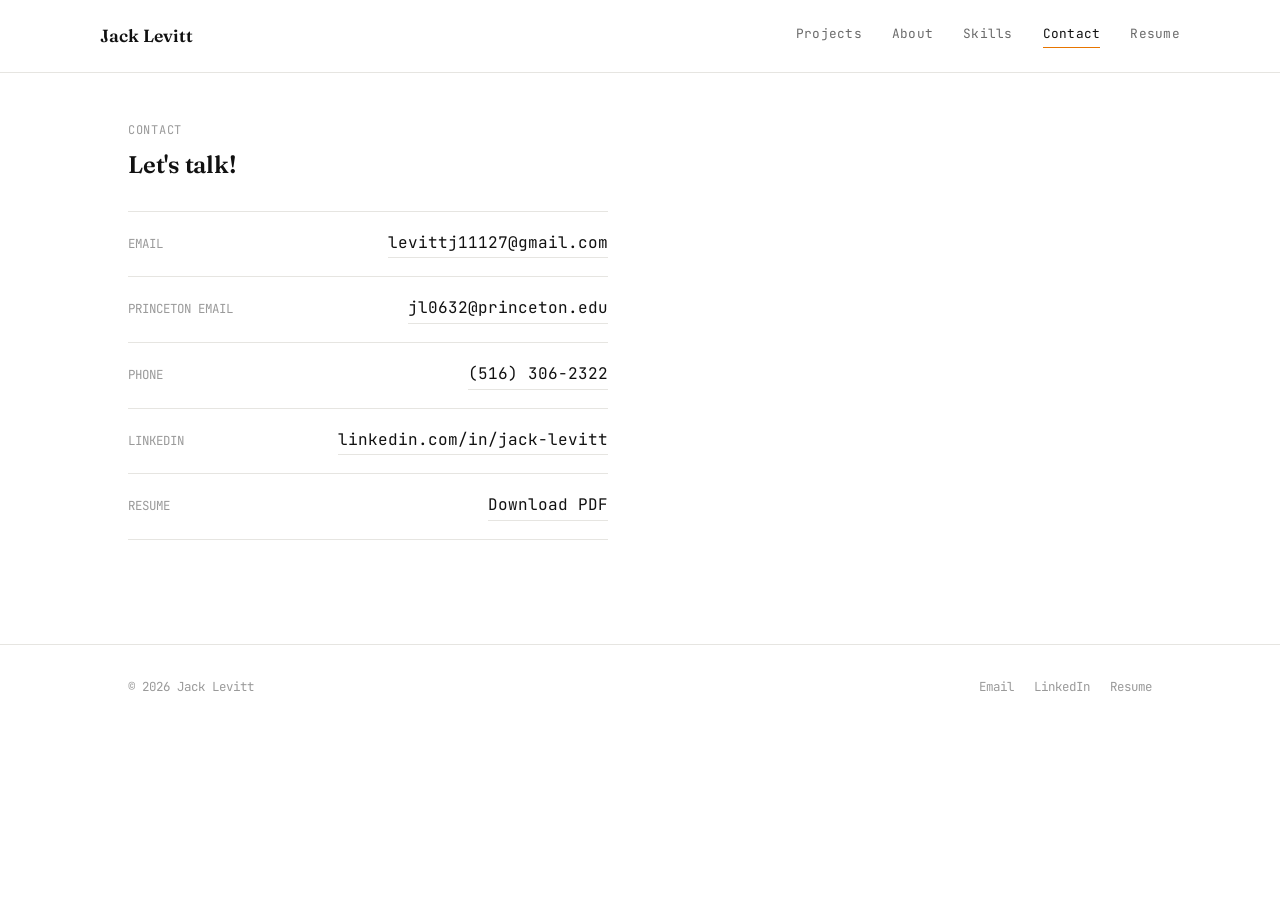
<file: contact.html>
<!DOCTYPE html>
<html lang="en">
<head>
<meta charset="UTF-8">
<meta name="viewport" content="width=device-width, initial-scale=1.0">
<title>Contact — Jack Levitt</title>
<link rel="preconnect" href="https://fonts.googleapis.com">
<link rel="preconnect" href="https://fonts.gstatic.com" crossorigin>
<link href="https://fonts.googleapis.com/css2?family=Fraunces:opsz,wght@9..144,500;9..144,600&family=Inter:wght@400;500;600&family=JetBrains+Mono:wght@400;500&display=swap" rel="stylesheet">
<link rel="stylesheet" href="css/style.css">
</head>
<body>

<header class="site-header" id="site-header"></header>

<main>
  <section class="section" style="padding-top:48px;">
    <div class="container">
      <span class="label">Contact</span>
      <h2 style="margin-bottom:32px;">Let's talk!</h2>

      <div class="contact-list">
        <div class="contact-row">
          <span class="label-inline">Email</span>
          <a class="value text-link" href="mailto:levittj11127@gmail.com">levittj11127@gmail.com</a>
        </div>
        <div class="contact-row">
          <span class="label-inline">Princeton Email</span>
          <a class="value text-link" href="mailto:jl0632@princeton.edu">jl0632@princeton.edu</a>
        </div>
        <div class="contact-row">
          <span class="label-inline">Phone</span>
          <a class="value text-link" href="tel:+15163062322">(516) 306-2322</a>
        </div>
        <div class="contact-row">
          <span class="label-inline">LinkedIn</span>
          <a class="value text-link" href="https://www.linkedin.com/in/jack-levitt/" target="_blank" rel="noopener">linkedin.com/in/jack-levitt</a>
        </div>
        <div class="contact-row">
          <span class="label-inline">Resume</span>
          <a class="value text-link" href="resume.pdf" target="_blank" rel="noopener">Download PDF</a>
        </div>
      </div>
    </div>
  </section>
</main>

<footer class="site-footer" id="site-footer"></footer>

<script src="data/experience.js"></script>
<script src="data/skills.js"></script>
<script src="js/components.js"></script>
<script src="js/main.js"></script>
<script>
  mountSiteChrome('contact');
</script>
</body>
</html>
</file>
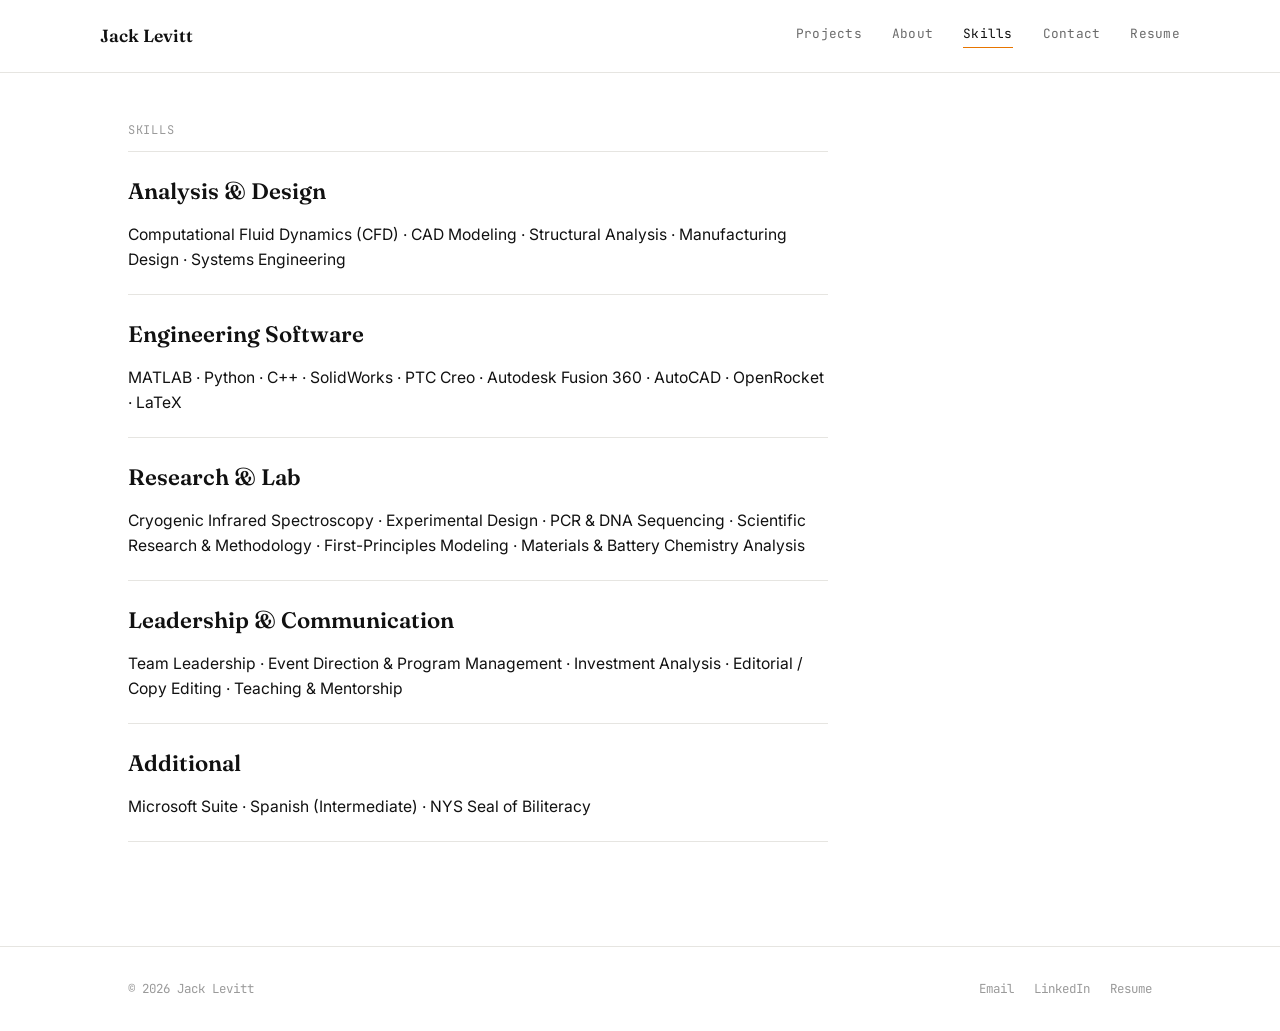
<file: skills.html>
<!DOCTYPE html>
<html lang="en">
<head>
<meta charset="UTF-8">
<meta name="viewport" content="width=device-width, initial-scale=1.0">
<title>Skills — Jack Levitt</title>
<link rel="preconnect" href="https://fonts.googleapis.com">
<link rel="preconnect" href="https://fonts.gstatic.com" crossorigin>
<link href="https://fonts.googleapis.com/css2?family=Fraunces:opsz,wght@9..144,500;9..144,600&family=Inter:wght@400;500;600&family=JetBrains+Mono:wght@400;500&display=swap" rel="stylesheet">
<link rel="stylesheet" href="css/style.css">
</head>
<body>

<header class="site-header" id="site-header"></header>

<main>
  <section class="section" style="padding-top:48px;">
    <div class="container">
      <span class="label">Skills</span>
      <div class="skills-list" id="skills-list"></div>
    </div>
  </section>
</main>

<footer class="site-footer" id="site-footer"></footer>

<script src="data/experience.js"></script>
<script src="data/skills.js"></script>
<script src="js/components.js"></script>
<script src="js/main.js"></script>
<script>
  mountSiteChrome('skills');
  renderSkills('skills-list');
</script>
</body>
</html>
</file>
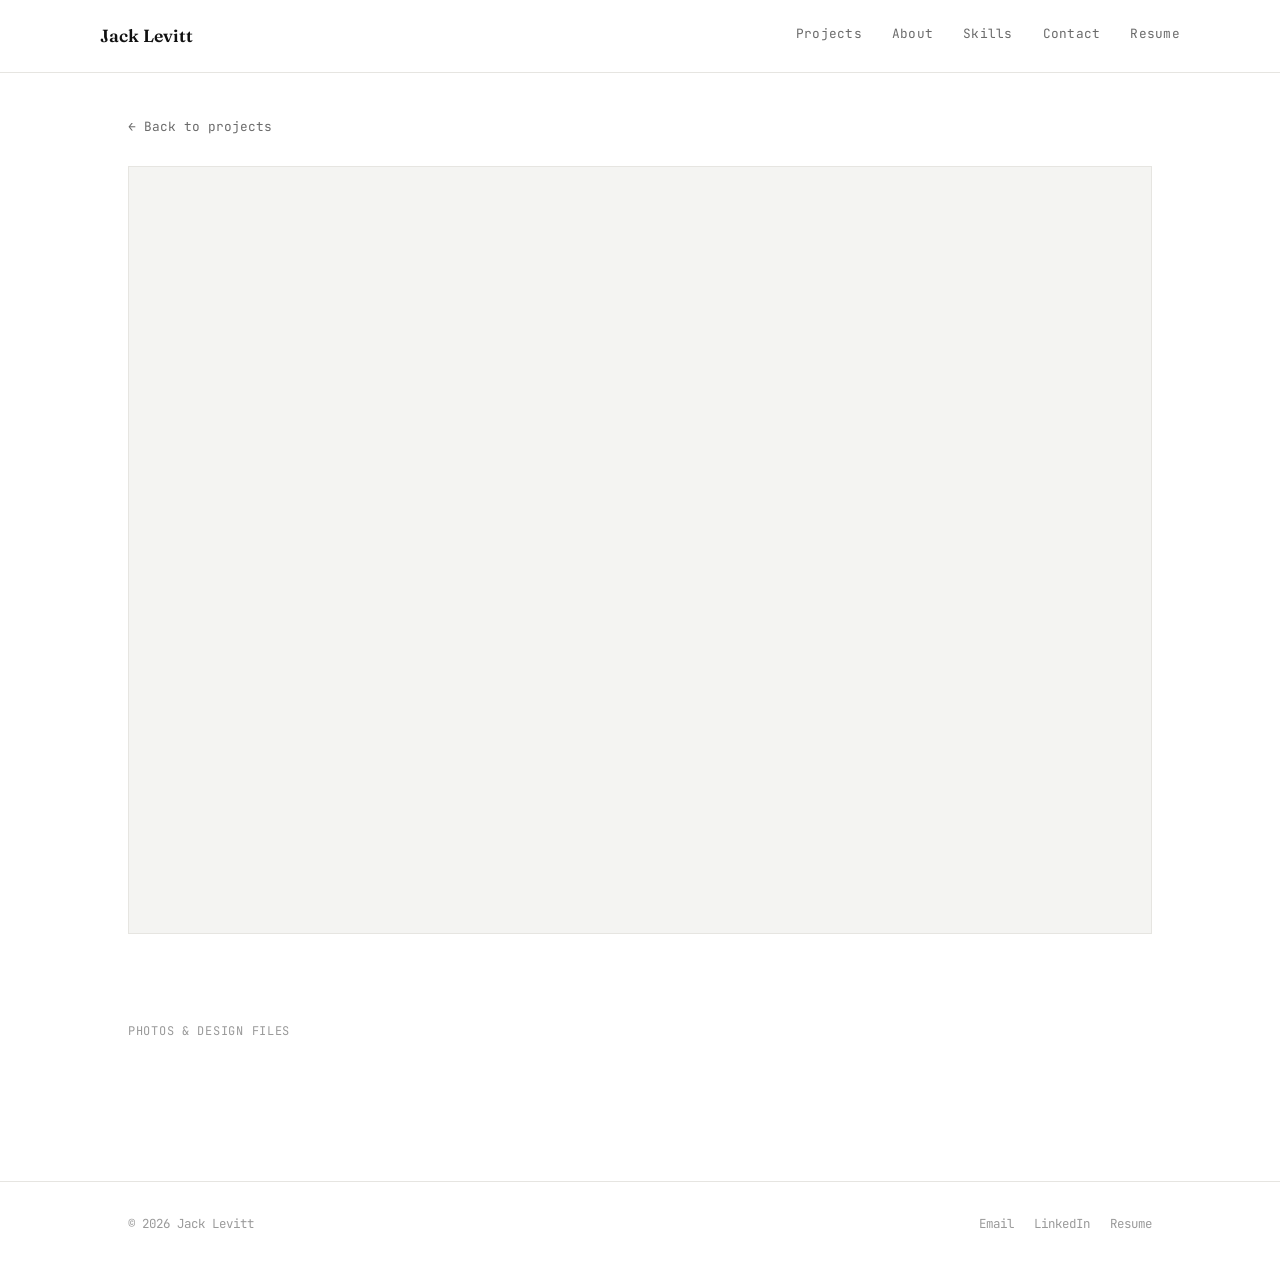
<file: projects/_template.html>
<!DOCTYPE html>
<html lang="en">
<head>
<meta charset="UTF-8">
<meta name="viewport" content="width=device-width, initial-scale=1.0">
<title>Project — Jack Levitt</title>
<link rel="preconnect" href="https://fonts.googleapis.com">
<link rel="preconnect" href="https://fonts.gstatic.com" crossorigin>
<link href="https://fonts.googleapis.com/css2?family=Fraunces:opsz,wght@9..144,500;9..144,600&family=Inter:wght@400;500;600&family=JetBrains+Mono:wght@400;500&display=swap" rel="stylesheet">
<link rel="stylesheet" href="../css/style.css">
</head>
<body>

<header class="site-header" id="site-header"></header>

<main>
  <section class="section" style="padding-top:40px;">
    <div class="container">
      <a href="../index.html" class="detail-back">← Back to projects</a>

      <div class="detail-hero-image" id="detail-hero"></div>

      <div class="detail-header">
        <div class="detail-meta" id="detail-meta"></div>
        <h1 id="detail-title"></h1>
        <div class="detail-org" id="detail-org"></div>
      </div>

      <div class="detail-body">
        <p id="detail-summary"></p>
        <p id="detail-subtitle" style="font-style:italic;display:none;"></p>
        <ul class="bullets" id="detail-bullets"></ul>
        <div class="detail-tags" id="detail-tags"></div>
      </div>

      <div class="section-header" style="margin-top:56px;">
        <span class="label">Photos &amp; Design Files</span>
      </div>
      <div class="gallery-grid" id="detail-gallery"></div>
    </div>
  </section>
</main>

<footer class="site-footer" id="site-footer"></footer>

<script src="../data/experience.js"></script>
<script src="../data/skills.js"></script>
<script src="../js/components.js"></script>
<script src="../js/main.js"></script>
<script>
  mountSiteChrome(null, '../');
  renderProjectDetail('REPLACE_WITH_ID', '../');
</script>
</body>
</html>
</file>
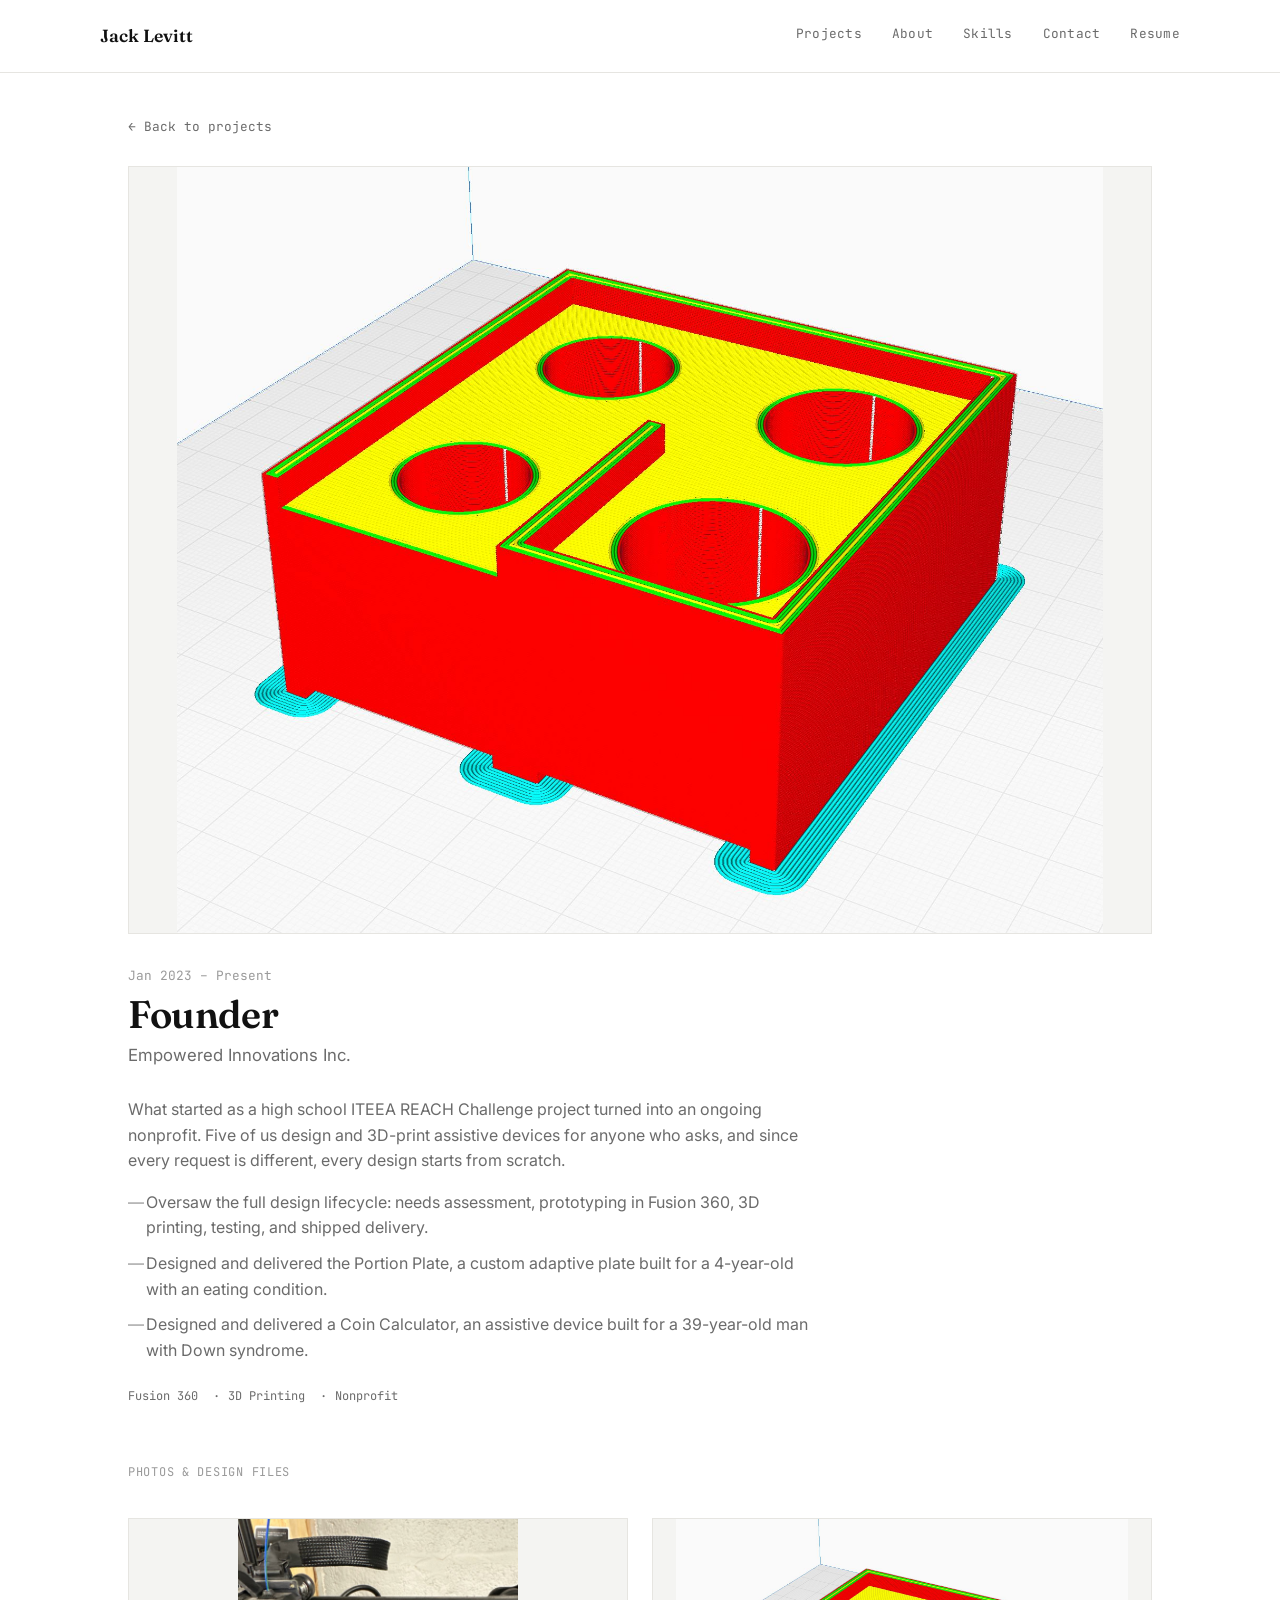
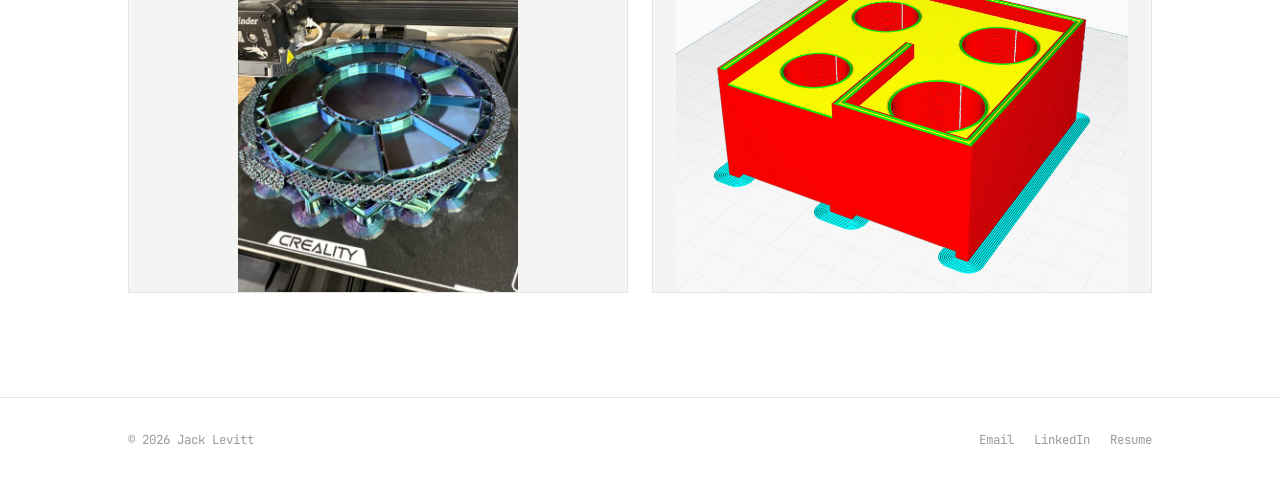
<file: projects/empowered-innovations.html>
<!DOCTYPE html>
<html lang="en">
<head>
<meta charset="UTF-8">
<meta name="viewport" content="width=device-width, initial-scale=1.0">
<title>Project — Jack Levitt</title>
<link rel="preconnect" href="https://fonts.googleapis.com">
<link rel="preconnect" href="https://fonts.gstatic.com" crossorigin>
<link href="https://fonts.googleapis.com/css2?family=Fraunces:opsz,wght@9..144,500;9..144,600&family=Inter:wght@400;500;600&family=JetBrains+Mono:wght@400;500&display=swap" rel="stylesheet">
<link rel="stylesheet" href="../css/style.css">
</head>
<body>

<header class="site-header" id="site-header"></header>

<main>
  <section class="section" style="padding-top:40px;">
    <div class="container">
      <a href="../index.html" class="detail-back">← Back to projects</a>

      <div class="detail-hero-image" id="detail-hero"></div>

      <div class="detail-header">
        <div class="detail-meta" id="detail-meta"></div>
        <h1 id="detail-title"></h1>
        <div class="detail-org" id="detail-org"></div>
      </div>

      <div class="detail-body">
        <p id="detail-summary"></p>
        <p id="detail-subtitle" style="font-style:italic;display:none;"></p>
        <ul class="bullets" id="detail-bullets"></ul>
        <div class="detail-tags" id="detail-tags"></div>
      </div>

      <div class="section-header" style="margin-top:56px;">
        <span class="label">Photos &amp; Design Files</span>
      </div>
      <div class="gallery-grid" id="detail-gallery"></div>
    </div>
  </section>
</main>

<footer class="site-footer" id="site-footer"></footer>

<script src="../data/experience.js"></script>
<script src="../data/skills.js"></script>
<script src="../js/components.js"></script>
<script src="../js/main.js"></script>
<script>
  mountSiteChrome(null, '../');
  renderProjectDetail('empowered-innovations', '../');
</script>
</body>
</html>
</file>
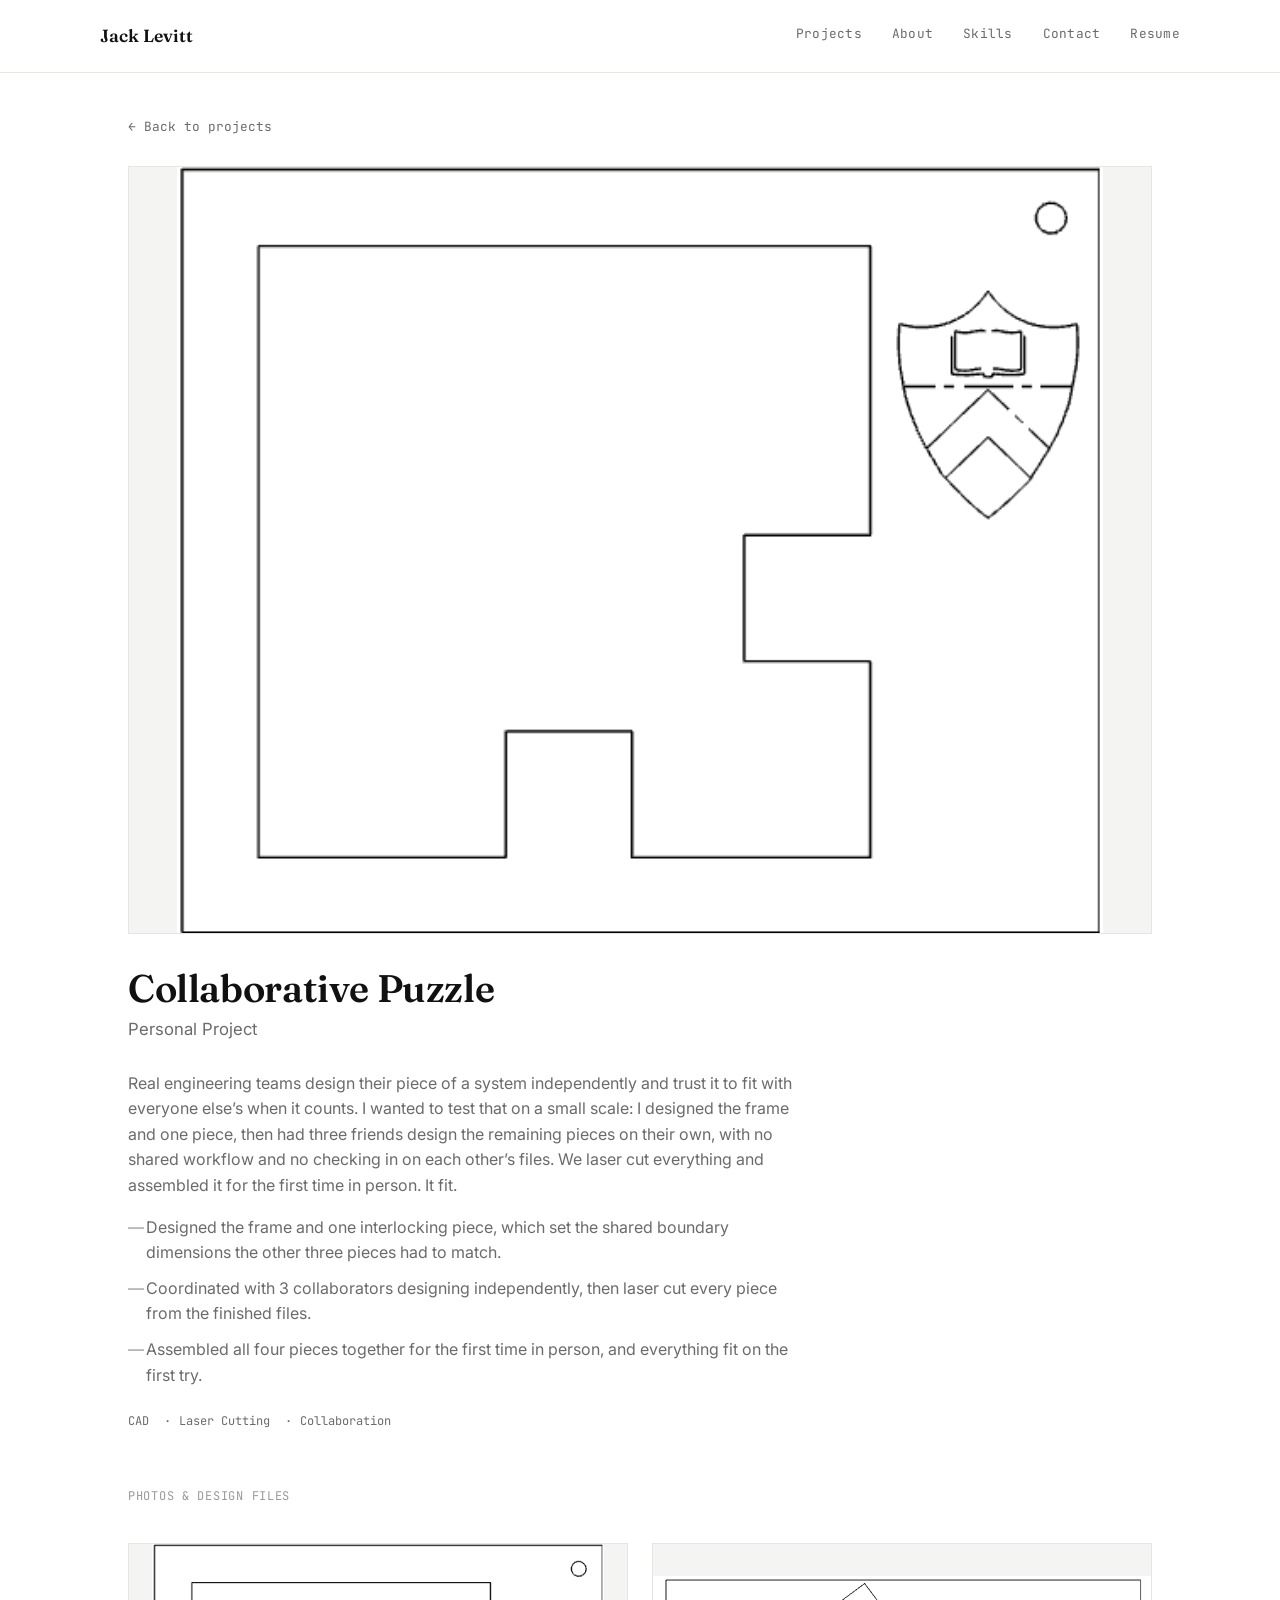
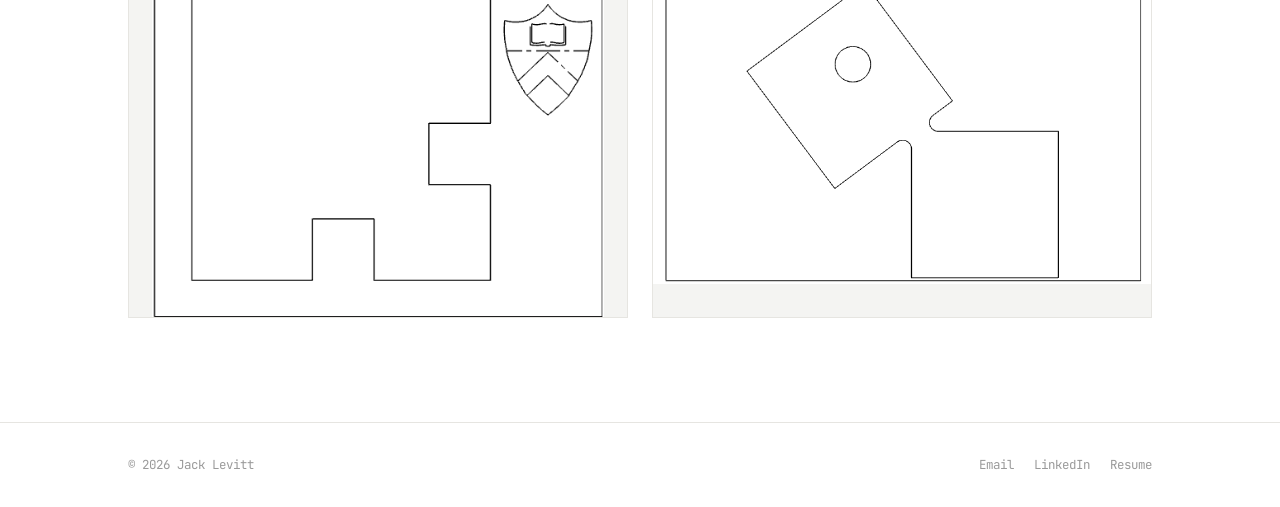
<file: projects/puzzle-piece.html>
<!DOCTYPE html>
<html lang="en">
<head>
<meta charset="UTF-8">
<meta name="viewport" content="width=device-width, initial-scale=1.0">
<title>Project — Jack Levitt</title>
<link rel="preconnect" href="https://fonts.googleapis.com">
<link rel="preconnect" href="https://fonts.gstatic.com" crossorigin>
<link href="https://fonts.googleapis.com/css2?family=Fraunces:opsz,wght@9..144,500;9..144,600&family=Inter:wght@400;500;600&family=JetBrains+Mono:wght@400;500&display=swap" rel="stylesheet">
<link rel="stylesheet" href="../css/style.css">
</head>
<body>

<header class="site-header" id="site-header"></header>

<main>
  <section class="section" style="padding-top:40px;">
    <div class="container">
      <a href="../index.html" class="detail-back">← Back to projects</a>

      <div class="detail-hero-image" id="detail-hero"></div>

      <div class="detail-header">
        <div class="detail-meta" id="detail-meta"></div>
        <h1 id="detail-title"></h1>
        <div class="detail-org" id="detail-org"></div>
      </div>

      <div class="detail-body">
        <p id="detail-summary"></p>
        <p id="detail-subtitle" style="font-style:italic;display:none;"></p>
        <ul class="bullets" id="detail-bullets"></ul>
        <div class="detail-tags" id="detail-tags"></div>
      </div>

      <div class="section-header" style="margin-top:56px;">
        <span class="label">Photos &amp; Design Files</span>
      </div>
      <div class="gallery-grid" id="detail-gallery"></div>
    </div>
  </section>
</main>

<footer class="site-footer" id="site-footer"></footer>

<script src="../data/experience.js"></script>
<script src="../data/skills.js"></script>
<script src="../js/components.js"></script>
<script src="../js/main.js"></script>
<script>
  mountSiteChrome(null, '../');
  renderProjectDetail('puzzle-piece', '../');
</script>
</body>
</html>
</file>
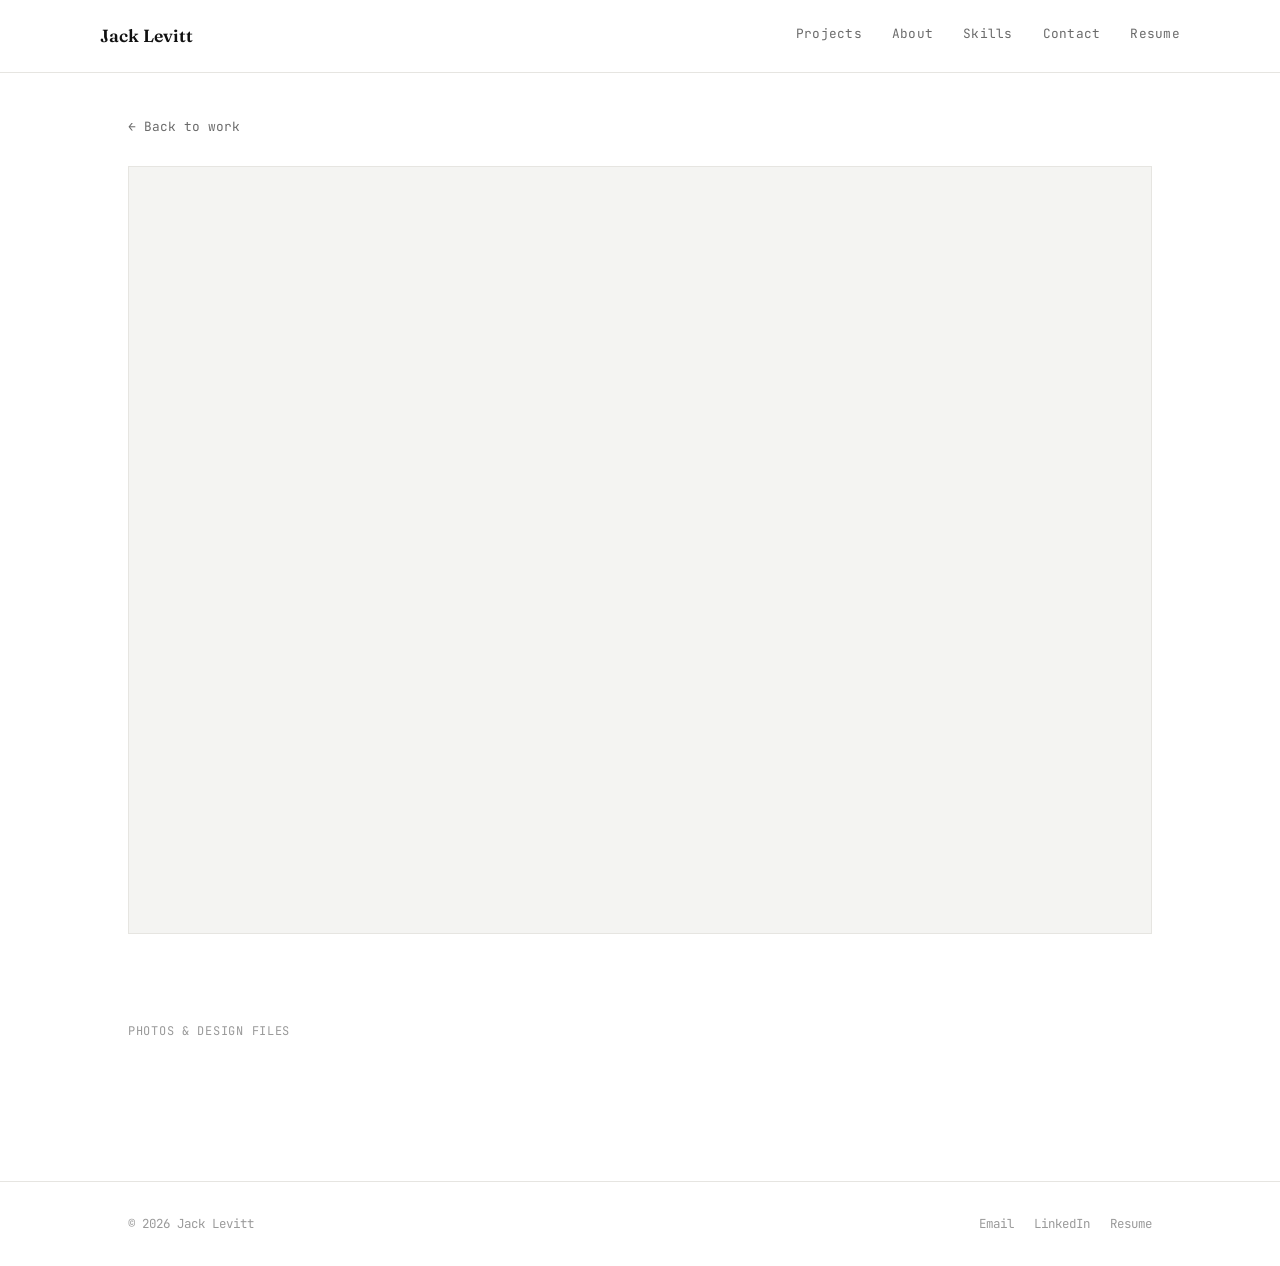
<file: projects/rabitz-lab.html>
<!DOCTYPE html>
<html lang="en">
<head>
<meta charset="UTF-8">
<meta name="viewport" content="width=device-width, initial-scale=1.0">
<title>Project — Jack Levitt</title>
<link rel="preconnect" href="https://fonts.googleapis.com">
<link rel="preconnect" href="https://fonts.gstatic.com" crossorigin>
<link href="https://fonts.googleapis.com/css2?family=Fraunces:opsz,wght@9..144,500;9..144,600&family=Inter:wght@400;500;600&family=JetBrains+Mono:wght@400;500&display=swap" rel="stylesheet">
<link rel="stylesheet" href="../css/style.css">
</head>
<body>

<header class="site-header" id="site-header"></header>

<main>
  <section class="section" style="padding-top:40px;">
    <div class="container">
      <a href="../index.html" class="detail-back">← Back to work</a>

      <div class="detail-hero-image" id="detail-hero"></div>

      <div class="detail-header">
        <div class="detail-meta" id="detail-meta"></div>
        <h1 id="detail-title"></h1>
        <div class="detail-org" id="detail-org"></div>
      </div>

      <div class="detail-body">
        <p id="detail-summary"></p>
        <p id="detail-subtitle" style="font-style:italic;display:none;"></p>
        <ul class="bullets" id="detail-bullets"></ul>
        <div class="detail-tags" id="detail-tags"></div>
      </div>

      <div class="section-header" style="margin-top:56px;">
        <span class="label">Photos &amp; Design Files</span>
      </div>
      <div class="gallery-grid" id="detail-gallery"></div>
    </div>
  </section>
</main>

<footer class="site-footer" id="site-footer"></footer>

<script src="../data/experience.js"></script>
<script src="../data/skills.js"></script>
<script src="../js/components.js"></script>
<script src="../js/main.js"></script>
<script>
  mountSiteChrome(null, '../');
  renderProjectDetail('rabitz-lab');
</script>
</body>
</html>
</file>
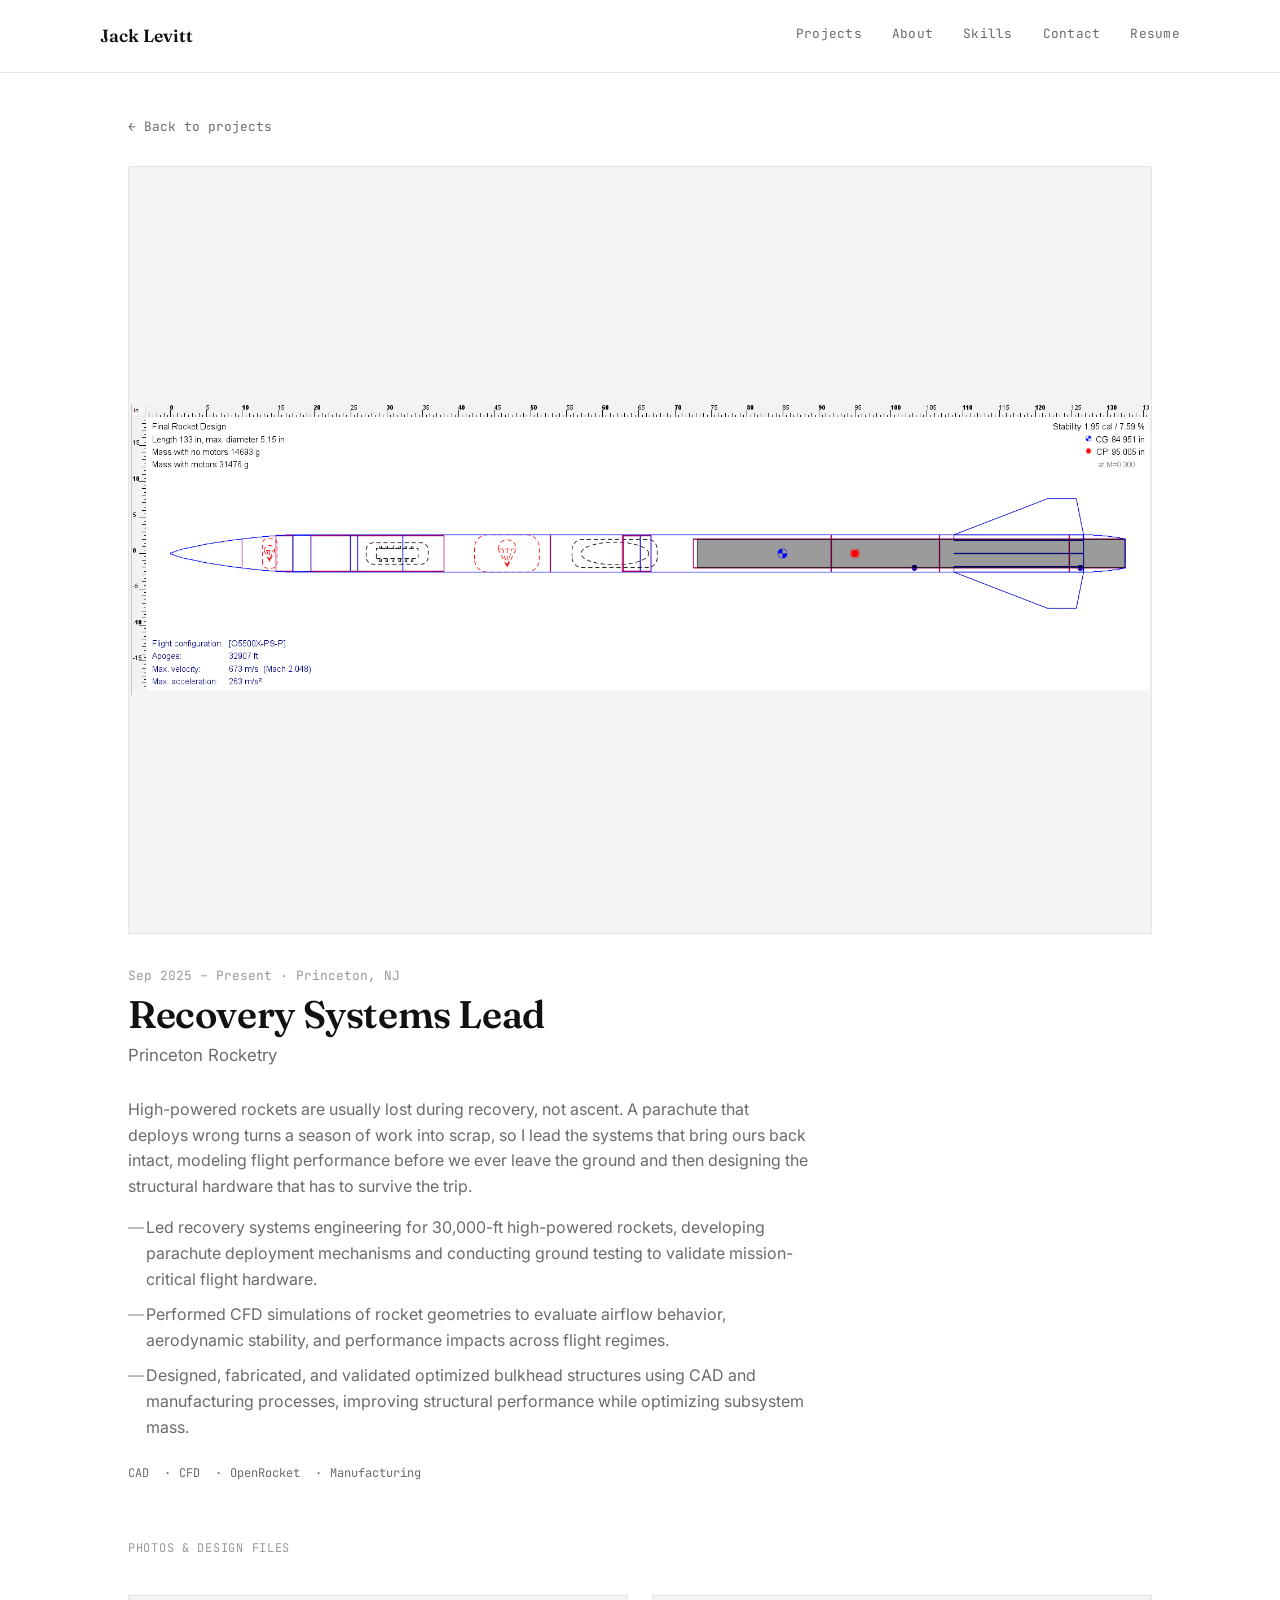
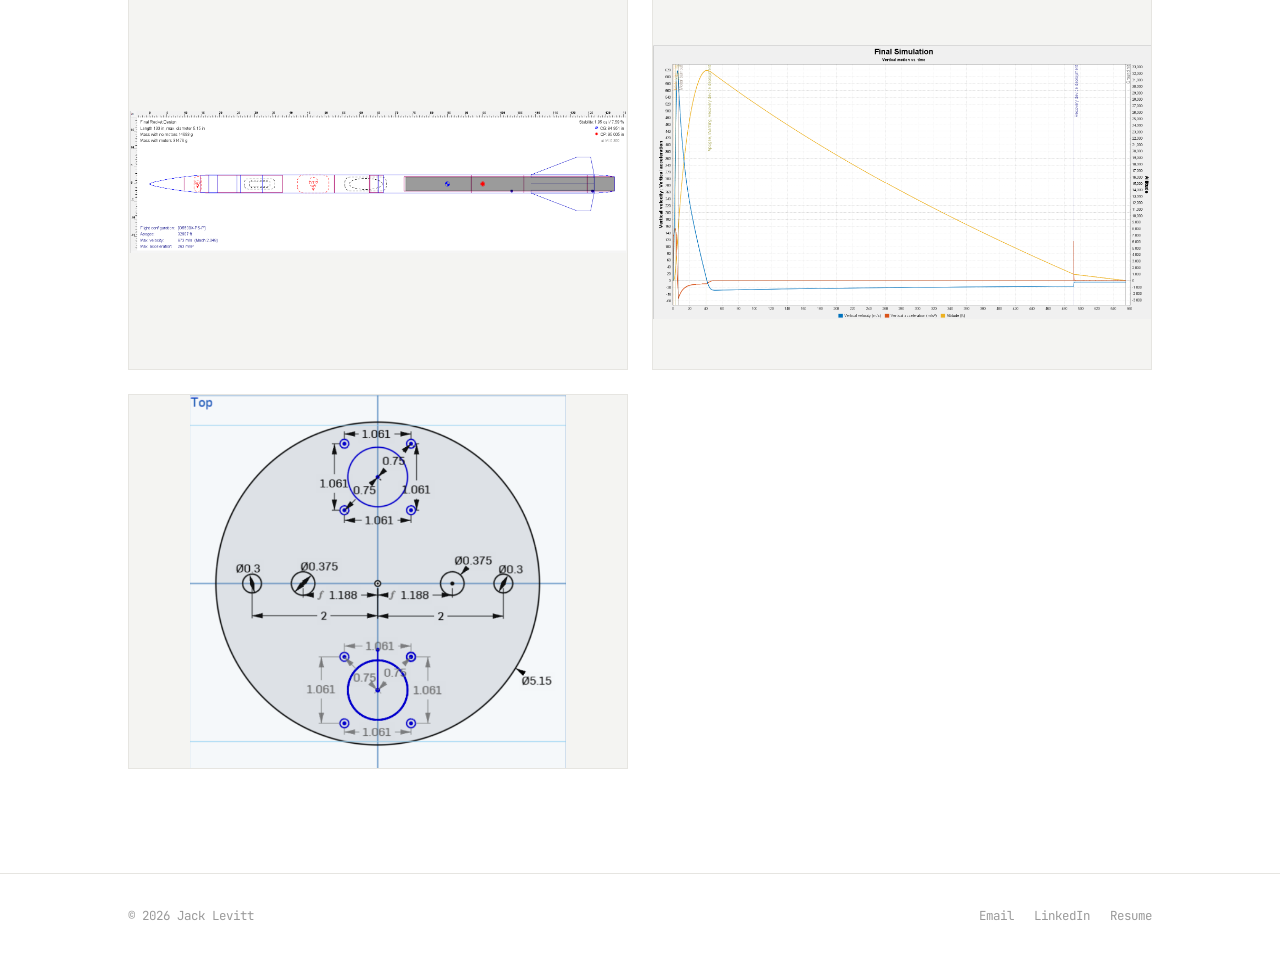
<file: projects/recovery-systems-lead.html>
<!DOCTYPE html>
<html lang="en">
<head>
<meta charset="UTF-8">
<meta name="viewport" content="width=device-width, initial-scale=1.0">
<title>Project — Jack Levitt</title>
<link rel="preconnect" href="https://fonts.googleapis.com">
<link rel="preconnect" href="https://fonts.gstatic.com" crossorigin>
<link href="https://fonts.googleapis.com/css2?family=Fraunces:opsz,wght@9..144,500;9..144,600&family=Inter:wght@400;500;600&family=JetBrains+Mono:wght@400;500&display=swap" rel="stylesheet">
<link rel="stylesheet" href="../css/style.css">
</head>
<body>

<header class="site-header" id="site-header"></header>

<main>
  <section class="section" style="padding-top:40px;">
    <div class="container">
      <a href="../index.html" class="detail-back">← Back to projects</a>

      <div class="detail-hero-image" id="detail-hero"></div>

      <div class="detail-header">
        <div class="detail-meta" id="detail-meta"></div>
        <h1 id="detail-title"></h1>
        <div class="detail-org" id="detail-org"></div>
      </div>

      <div class="detail-body">
        <p id="detail-summary"></p>
        <p id="detail-subtitle" style="font-style:italic;display:none;"></p>
        <ul class="bullets" id="detail-bullets"></ul>
        <div class="detail-tags" id="detail-tags"></div>
      </div>

      <div class="section-header" style="margin-top:56px;">
        <span class="label">Photos &amp; Design Files</span>
      </div>
      <div class="gallery-grid" id="detail-gallery"></div>
    </div>
  </section>
</main>

<footer class="site-footer" id="site-footer"></footer>

<script src="../data/experience.js"></script>
<script src="../data/skills.js"></script>
<script src="../js/components.js"></script>
<script src="../js/main.js"></script>
<script>
  mountSiteChrome(null, '../');
  renderProjectDetail('recovery-systems-lead', '../');
</script>
</body>
</html>
</file>
<file: css/style.css>
/* =========================================================================
   JACK LEVITT — PORTFOLIO STYLESHEET
   ---------------------------------------------------------------------
   HOW TO EDIT
   - Colors, fonts, spacing all live in the :root variables right below.
   - Section comments (===) mark each part: NAV, HERO, PROJECT GRID, etc.
   - Project cards use CSS Grid, so reordering items in data/experience.js
     reorders them on the page automatically.
   ========================================================================= */

:root {
  --color-bg: #ffffff;
  --color-surface: #f4f4f2;
  --color-text: #111111;
  --color-text-muted: #6b6b6b;
  --color-text-faint: #9a9a9a;
  --color-border: #e6e5e1;
  --color-line: #111111;
  --color-accent: #e77500;
  --color-accent-soft: rgba(231, 117, 0, 0.07);

  --font-display: 'Fraunces', Georgia, 'Times New Roman', serif;
  --font-body: 'Inter', -apple-system, BlinkMacSystemFont, 'Segoe UI', sans-serif;
  --font-mono: 'JetBrains Mono', 'SFMono-Regular', Consolas, monospace;

  --max-width: 1080px;
}

/* ===================== RESET / BASE ===================== */
* { box-sizing: border-box; }
html { scroll-behavior: smooth; }
body {
  margin: 0;
  background: var(--color-bg);
  color: var(--color-text);
  font-family: var(--font-body);
  font-size: 16px;
  line-height: 1.6;
  -webkit-font-smoothing: antialiased;
}
img { max-width: 100%; display: block; }
a { color: inherit; text-decoration: none; }
ul { list-style: none; margin: 0; padding: 0; }
h1, h2, h3, h4 {
  font-family: var(--font-display);
  line-height: 1.15;
  margin: 0 0 0.4em;
  font-weight: 600;
  letter-spacing: -0.01em;
}
p { margin: 0 0 1em; color: var(--color-text-muted); }

.container {
  max-width: var(--max-width);
  margin: 0 auto;
  padding: 0 28px;
}

.label {
  font-family: var(--font-mono);
  font-size: 0.75rem;
  letter-spacing: 0.06em;
  text-transform: uppercase;
  color: var(--color-text-faint);
  display: block;
  margin-bottom: 0.9em;
}
.label-lg { font-size: 0.92rem; }

.section { padding: 64px 0; }
.section-header { max-width: 600px; margin: 0 0 36px; }
.section-header h2 { font-size: 1.9rem; }

.section-heading {
  font-size: clamp(1.7rem, 3vw, 2.3rem);
  margin-bottom: 28px;
  padding-bottom: 12px;
  border-bottom: 2px solid var(--color-accent);
}

/* ===================== BUTTONS / LINKS ===================== */
.btn {
  display: inline-flex;
  align-items: center;
  gap: 8px;
  padding: 11px 22px;
  font-family: var(--font-mono);
  font-size: 0.85rem;
  border: 1px solid var(--color-line);
  cursor: pointer;
  transition: opacity 0.15s ease, background 0.15s ease, color 0.15s ease;
}
.btn-primary { background: var(--color-line); color: #fff; }
.btn-primary:hover { opacity: 0.75; }
.btn-outline { background: transparent; color: var(--color-text); }
.btn-outline:hover { background: var(--color-line); color: #fff; }

.text-link {
  font-family: var(--font-mono);
  font-size: 0.85rem;
  border-bottom: 1px solid var(--color-border);
  padding-bottom: 2px;
  transition: border-color 0.15s ease;
}
.text-link:hover { border-color: var(--color-accent); }

/* ===================== NAV ===================== */
.site-header {
  border-bottom: 1px solid var(--color-border);
}
.nav {
  display: flex;
  align-items: center;
  justify-content: space-between;
  padding: 22px 0;
}
.nav-logo {
  font-family: var(--font-display);
  font-weight: 600;
  font-size: 1.1rem;
}
.nav-links { display: flex; align-items: center; gap: 30px; }
.nav-links a {
  font-family: var(--font-mono);
  font-size: 0.8rem;
  letter-spacing: 0.02em;
  color: var(--color-text-muted);
  padding-bottom: 3px;
  border-bottom: 1px solid transparent;
}
.nav-links a:hover, .nav-links a.active { color: var(--color-text); border-color: var(--color-accent); }
.nav-toggle { display: none; background: none; border: none; cursor: pointer; padding: 8px; }
.nav-toggle svg { width: 22px; height: 22px; }

@media (max-width: 720px) {
  .nav-links {
    position: absolute; top: 100%; left: 0; right: 0;
    background: var(--color-bg);
    border-bottom: 1px solid var(--color-border);
    flex-direction: column; align-items: flex-start; gap: 0;
    padding: 4px 28px 18px;
    display: none;
  }
  .nav-links.open { display: flex; }
  .nav-links a { width: 100%; padding: 12px 0; border-bottom: 1px solid var(--color-border); }
  .nav-toggle { display: inline-flex; }
}

/* ===================== HERO ===================== */
.hero { padding: 72px 0 56px; }
.hero-top { display: flex; align-items: center; gap: 20px; margin-bottom: 28px; }
.hero-avatar {
  width: 64px; height: 64px;
  border-radius: 50%;
  overflow: hidden;
  background: var(--color-surface);
  border: 1px solid var(--color-border);
  display: flex; align-items: center; justify-content: center;
  flex-shrink: 0;
}
.hero-avatar img { width: 100%; height: 100%; object-fit: cover; }
.hero h1 { font-size: clamp(2rem, 4vw, 2.8rem); margin: 0; }
.hero .role { font-family: var(--font-mono); font-size: 0.85rem; color: var(--color-text-muted); margin-top: 4px; }
.hero .lede { font-size: 1.05rem; max-width: 60ch; margin-bottom: 1.75em; }
.hero-actions { display: flex; gap: 14px; flex-wrap: wrap; margin-bottom: 1.5em; }
.hero-meta {
  font-family: var(--font-mono);
  font-size: 0.8rem;
  color: var(--color-text-faint);
}

/* ===================== PROJECT GRID ===================== */
.project-grid {
  display: grid;
  grid-template-columns: repeat(auto-fit, minmax(300px, 1fr));
  gap: 40px 32px;
}
.project-card {
  display: block;
  padding: 16px;
  margin: -16px;
  border-radius: 3px;
  transition: background-color 0.15s ease;
}
.project-card:hover { background-color: var(--color-accent-soft); }
.project-thumb {
  aspect-ratio: 4 / 3;
  background: var(--color-surface);
  border: 1px solid var(--color-border);
  overflow: hidden;
  display: flex;
  align-items: center;
  justify-content: center;
  position: relative;
  margin-bottom: 16px;
}
.project-thumb img { width: 100%; height: 100%; object-fit: contain; }
.project-thumb .no-image {
  font-family: var(--font-mono);
  font-size: 0.72rem;
  color: var(--color-text-faint);
  text-align: center;
  padding: 0 20px;
}
.project-card:hover .project-thumb { border-color: var(--color-accent); }
.project-card h3 {
  font-size: 1.15rem;
  margin-bottom: 2px;
  border-bottom: 1px solid transparent;
  display: inline;
}
.project-card:hover h3 { border-color: var(--color-accent); }
.project-card .project-org {
  font-size: 0.88rem;
  color: var(--color-text-muted);
  margin-top: 4px;
}
.project-card .project-dates {
  font-family: var(--font-mono);
  font-size: 0.72rem;
  color: var(--color-text-faint);
  margin-top: 2px;
}
.project-card .project-caption {
  font-size: 0.9rem;
  margin-top: 8px;
  margin-bottom: 0;
}

/* Compact secondary project (e.g. lower-emphasis items) */
.project-card.compact .project-thumb { aspect-ratio: 16 / 9; }

/* ===================== PROJECT DETAIL PAGE ===================== */
.detail-back {
  font-family: var(--font-mono);
  font-size: 0.8rem;
  color: var(--color-text-muted);
  display: inline-block;
  margin-bottom: 28px;
}
.detail-back:hover { color: var(--color-text); }
.detail-hero-image {
  aspect-ratio: 4 / 3;
  background: var(--color-surface);
  border: 1px solid var(--color-border);
  margin-bottom: 32px;
  display: flex; align-items: center; justify-content: center;
  overflow: hidden;
}
.detail-hero-image img { width: 100%; height: 100%; object-fit: contain; }
.detail-hero-image .no-image {
  font-family: var(--font-mono);
  font-size: 0.8rem;
  color: var(--color-text-faint);
}
.detail-meta {
  font-family: var(--font-mono);
  font-size: 0.8rem;
  color: var(--color-text-faint);
  margin-bottom: 6px;
}
.detail-header h1 { font-size: clamp(1.8rem, 4vw, 2.4rem); margin-bottom: 6px; }
.detail-header .detail-org { font-size: 1.05rem; color: var(--color-text-muted); margin-bottom: 28px; }
.detail-body { max-width: 68ch; }
.detail-body ul.bullets { margin: 0 0 1.2em; }
.detail-body ul.bullets li {
  position: relative;
  padding-left: 18px;
  margin-bottom: 10px;
  color: var(--color-text-muted);
}
.detail-body ul.bullets li::before {
  content: '—';
  position: absolute; left: 0; top: 0;
  color: var(--color-text-faint);
}
.detail-tags { display: flex; flex-wrap: wrap; gap: 8px; margin-top: 24px; }
.detail-tags span {
  font-family: var(--font-mono);
  font-size: 0.75rem;
  color: var(--color-text-muted);
}
.detail-tags span:not(:last-child)::after { content: ' ·'; margin-left: 8px; }

.gallery-grid {
  display: grid;
  grid-template-columns: repeat(auto-fill, minmax(340px, 1fr));
  gap: 24px;
}
.gallery-item {
  aspect-ratio: 4 / 3;
  background: var(--color-surface);
  border: 1px solid var(--color-border);
  overflow: hidden;
}
.gallery-item img, .gallery-item video { width: 100%; height: 100%; object-fit: contain; }
img.zoomable { cursor: zoom-in; transition: opacity 0.15s ease; }
img.zoomable:hover { opacity: 0.85; }
.gallery-item.gallery-empty {
  border-style: dashed;
  display: flex; align-items: center; justify-content: center;
  padding: 20px;
  text-align: center;
  font-family: var(--font-mono);
  font-size: 0.72rem;
  color: var(--color-text-faint);
}

/* ===================== ABOUT PAGE ===================== */
.about-grid { display: grid; grid-template-columns: 280px 1fr; gap: 48px; align-items: start; }
.about-photo {
  aspect-ratio: 4/5;
  background: var(--color-surface);
  border: 1px solid var(--color-border);
  overflow: hidden;
  display: flex; align-items: center; justify-content: center;
}
.about-photo img { width: 100%; height: 100%; object-fit: cover; }
.info-list { margin-top: 24px; border-top: 1px solid var(--color-border); }
.info-list li {
  display: flex; justify-content: space-between; gap: 16px;
  padding: 12px 0;
  border-bottom: 1px solid var(--color-border);
  font-size: 0.88rem;
}
.info-list li span:first-child {
  color: var(--color-text-faint);
  font-family: var(--font-mono);
  font-size: 0.72rem;
  text-transform: uppercase;
  flex-shrink: 0;
}
.info-list li span:last-child { text-align: right; font-weight: 500; }
@media (max-width: 720px) { .about-grid { grid-template-columns: 1fr; } .about-photo { max-width: 260px; } }

/* ===================== SKILLS PAGE ===================== */
.skills-list { max-width: 700px; }
.skill-group { padding: 22px 0; border-bottom: 1px solid var(--color-border); }
.skill-group:first-child { border-top: 1px solid var(--color-border); }
.skill-group-title {
  font-family: var(--font-display);
  font-size: 1.4rem;
  font-weight: 600;
  color: var(--color-text);
  margin-bottom: 12px;
}
.skill-group-items { font-size: 0.98rem; color: var(--color-text); }

/* ===================== CONTACT ===================== */
.contact-list { max-width: 480px; }
.contact-row {
  display: flex; justify-content: space-between; align-items: baseline;
  padding: 18px 0;
  border-bottom: 1px solid var(--color-border);
}
.contact-row:first-child { border-top: 1px solid var(--color-border); }
.contact-row .label-inline {
  font-family: var(--font-mono);
  font-size: 0.78rem;
  color: var(--color-text-faint);
  text-transform: uppercase;
}
.contact-row .value { font-size: 1rem; }
.contact-row a.value:hover { border-bottom: 1px solid var(--color-text); }

/* ===================== FOOTER ===================== */
.site-footer { border-top: 1px solid var(--color-border); padding: 32px 0; margin-top: 40px; }
.footer-row {
  display: flex; justify-content: space-between; align-items: center; flex-wrap: wrap; gap: 16px;
  font-family: var(--font-mono);
  font-size: 0.78rem;
  color: var(--color-text-faint);
}
.footer-links { display: flex; gap: 20px; }
.footer-links a:hover { color: var(--color-text); }

/* ===================== MISC ===================== */
.editable-note {
  font-family: var(--font-mono);
  font-size: 0.76rem;
  color: var(--color-text-muted);
  border: 1px dashed var(--color-border);
  padding: 10px 14px;
  margin-bottom: 24px;
  max-width: 60ch;
}

/* ===================== LIGHTBOX ===================== */
.lightbox-overlay {
  position: fixed;
  inset: 0;
  background: rgba(10, 10, 10, 0.92);
  display: none;
  align-items: center;
  justify-content: center;
  z-index: 1000;
  padding: 48px;
  cursor: zoom-out;
}
.lightbox-overlay.open { display: flex; }
.lightbox-img {
  max-width: 90vw;
  max-height: 90vh;
  object-fit: contain;
  box-shadow: 0 8px 40px rgba(0, 0, 0, 0.5);
}
.lightbox-close {
  position: absolute;
  top: 20px;
  right: 28px;
  background: none;
  border: none;
  color: #fff;
  font-size: 2.4rem;
  line-height: 1;
  cursor: pointer;
  padding: 4px 10px;
}
.lightbox-close:hover { opacity: 0.7; }
</file>
